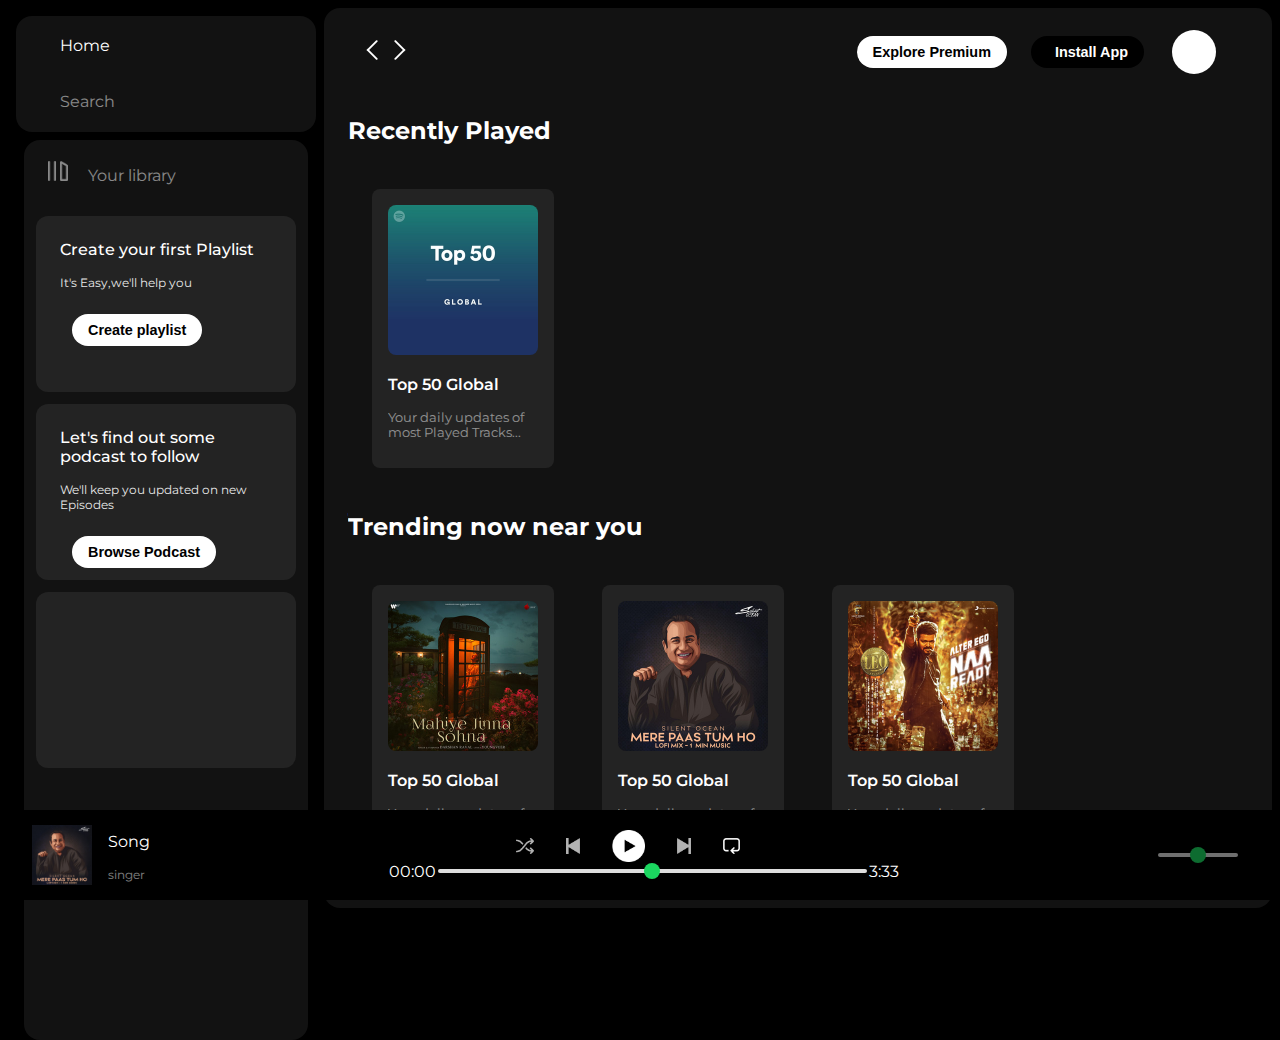
<file: index.html>
<!DOCTYPE html>
<html lang="en">
<head>
    <meta charset="UTF-8">
    <meta name="description" content="Spotify Web Player clone. Stream music and explore trending playlists. Created by Aniket Atole.">
    <meta name="viewport" content="width=device-width, initial-scale=1.0">
    <title>Spotify - Web Player: Music for everyone</title>
    <link rel="preconnect" href="https://fonts.googleapis.com">
    <link rel="preconnect" href="https://fonts.gstatic.com" crossorigin>
    <link href="https://fonts.googleapis.com/css2?family=Montserrat:ital,wght@0,100..900;1,100..900&display=swap" rel="stylesheet">
    <link rel="stylesheet" href="https://cdnjs.cloudflare.com/ajax/libs/font-awesome/6.5.0/css/all.min.css" integrity="sha512-SzlrxWUlpfuzQ+pcUCosxcgl9x4E9zvF6Y9xjE4v4+GZka05e6VJGf5bXh71TJ6xgPpV6Vp6IFVDQGZSVZ5CkA==" crossorigin="anonymous" referrerpolicy="no-referrer" />
    <link rel="stylesheet" href="1.css">
    <link rel="icon" type="image/png" href="assets/logo.png">
</head>
<body>
    <div class="container">
        <div class="sidebar">
            <nav class="nav" role="navigation">
                <div class="nav-option" style="opacity:1">
                    <i class="fa-solid fa-house" aria-label="Home icon"></i> 
                    <a href="#">Home</a> 
                </div>
                <div class="nav-option">
                    <i class="fa-solid fa-magnifying-glass" aria-label="Search icon"></i> 
                    <a href="#">Search</a>
                </div>
            </nav>
            <div class="library">
                <div class="option">
                    <div class="lib-option nav-option">
                     <img src="assets/library_icon.png" alt="Library Icon">
                     <a href="#">Your library</a>
                    </div>
                    <div class="icons">
                     <i class="fa-solid fa-plus" aria-label="Add"></i>
                     <i class="fa-solid fa-arrow-right" aria-label="Arrow right"></i>
                    </div>  
                </div>
                <div class="lib-box">
                    <div class="box">
                        <p class="box-p1">Create your first Playlist</p>
                        <p class="box-p2">It's Easy,we'll help you</p> 
                        <button class="badge">Create playlist</button>
                    </div>
                    <div class="box">
                        <p class="box-p1">Let's find out some podcast to follow</p>
                        <p class="box-p2">We'll keep you updated on new Episodes</p> 
                        <button class="badge">Browse Podcast</button>
                    </div>
                    <div class="box">
                        <p class="box-p1"></p>
                        <p class="box-p2"></p> 
                    </div>
                </div>
            </div>
        </div>
    <main class="main" role="main">
            <div class="sticky-nav">
                <div class="sticky-nav-icons">
                    <img src="assets/backward_icon.png" alt="Backward icon">
                    <img src="assets/forward_icon.png" alt="Forward icon" class="hide">
                </div>
                <div class="sticky-nav-options">
                    <button class="badge hide">Explore Premium</button>
                    <button class="badge-dark"><i class="fa-solid fa-circle-down" aria-label="Install App icon"></i>Install App</button>
                    <i class="fa-regular fa-user" aria-label="User icon"></i>
                </div> 
            </div>

            <section>
              <h2>Recently Played</h2>
              <div class="card-container">
                  <div class="card">
                      <img src="assets/card1img.jpeg" alt="Top 50 Global Cover" class="card-img">
                      <p class="card-title">Top 50 Global</p>
                      <p class="card-info">Your daily updates of most Played Tracks...</p>
                  </div>
              </div> 
            </section>

        <section>
          <h2>Trending now near you</h2>
          <div class="card-container">

                  <div class="card">
                      <img src="assets/card2img.jpeg" alt="Top 50 Global Cover" class="card-img">
                      <p class="card-title">Top 50 Global</p>
                      <p class="card-info">Your daily updates of most Played Tracks...</p>
                  </div>
                  
                    <div class="card">
                      <img src="assets/card3img.jpeg" alt="Top 50 Global Cover" class="card-img">
                      <p class="card-title">Top 50 Global</p>
                      <p class="card-info">Your daily updates of most Played Tracks...</p>
                    </div>
                  
                   <div class="card">
                      <img src="assets/card4img.jpeg" alt="Top 50 Global Cover" class="card-img">
                      <p class="card-title">Top 50 Global</p>
                      <p class="card-info">Your daily updates of most Played Tracks...</p>
                   </div> 
                  
                  <div class="card">
                      <img src="assets/card2img.jpeg" alt="Top 50 Global Cover" class="card-img">
                      <p class="card-title">Top 50 Global</p>
                      <p class="card-info">Your daily updates of most Played Tracks...</p>
                  </div>
          </div>   
        </section>

        <section>
          <h2>Featured Cards</h2>
          <div class="card-container">

                  <div class="card">
                      <img src="assets/card5img.jpeg" alt="Top 50 Global Cover" class="card-img">
                      <p class="card-title">Top 50 Global</p>
                      <p class="card-info">Your daily updates of most Played Tracks...</p>
                  </div>

                   <div class="card">
                      <img src="assets/card6img.jpeg" alt="Top 50 Indian Cover" class="card-img">
                      <p class="card-title">Top 50 Indian</p>
                      <p class="card-info">Your daily updates of most Played Tracks...</p>
                  </div>

                  <div class="card">
                      <img src="assets/card1img.jpeg" alt="Top 50 Indian Cover" class="card-img">
                      <p class="card-title">Top 50 Indian</p>
                      <p class="card-info">Your daily updates of most Played Tracks...</p>
                  </div>
          </div>
        </section>
        <footer class="footer" role="contentinfo">
            <div class="line"></div>
        </footer>
    </main>
        <div class="music-player">
            <div class="album">
                <img src="assets/card3img.jpeg" alt="Album cover">
                <div class="song-info">
                    <p class="song-name">Song</p>
                    <p class="singer-name">singer</p>
                </div>
                <div class="album-icons">
                    <i class="fa-regular fa-heart" aria-label="Like"></i>
                    <i class="fa-solid fa-display" aria-label="Display"></i>
                </div>
            </div>
            <div class="player">
                <div class="player-controls">
                    <img src="assets/player_icon1.png" alt="Previous" class="player-icon-control">
                    <img src="assets/player_icon2.png" alt="Play/Pause" class="player-icon-control">
                    <img src="assets/player_icon3.png" alt="Stop" class="player-icon-control" style="opacity: 1; height: 2rem;">
                    <img src="assets/player_icon4.png" alt="Next" class="player-icon-control">
                    <img src="assets/player_icon5.png" alt="Shuffle" class="player-icon-control" style="opacity: 1;" >
                </div>
                <div class="playback-bar">
                    <span class="curr-time">00:00</span>
                    <input type="range" min="0" max="100" class="progress-bar" step="1" aria-label="Playback progress bar">
                    <span class="tot-time">3:33</span>
                </div>
            </div>
             <div class="controls">
              <div class="controls-icons">
               <i class="fa-solid fa-tv" title="Now Playing View" aria-label="Now Playing View"></i>
               <i class="fa-solid fa-microphone" title="Lyrics / Singing" aria-label="Lyrics or Singing"></i>
               <i class="fa-solid fa-list-ul" title="Queue" aria-label="Queue"></i>
               <i class="fa-solid fa-headphones" title="Headphones" aria-label="Headphones"></i>
               <div class="volume-control" title="Volume" aria-label="Volume control">
                <i class="fa-solid fa-volume-up" aria-label="Volume up"></i>
                <input type="range" min="0" max="100" value="50" class="volume-slider" step="1" aria-label="Volume slider">
              </div>
              <i class="fa-solid fa-expand" title="Fullscreen" aria-label="Fullscreen"></i>
              <i class="fa-solid fa-window-restore" title="Miniplayer" aria-label="Miniplayer"></i>
            </div>
           </div>
         </div>
</body>
</html>
</file>
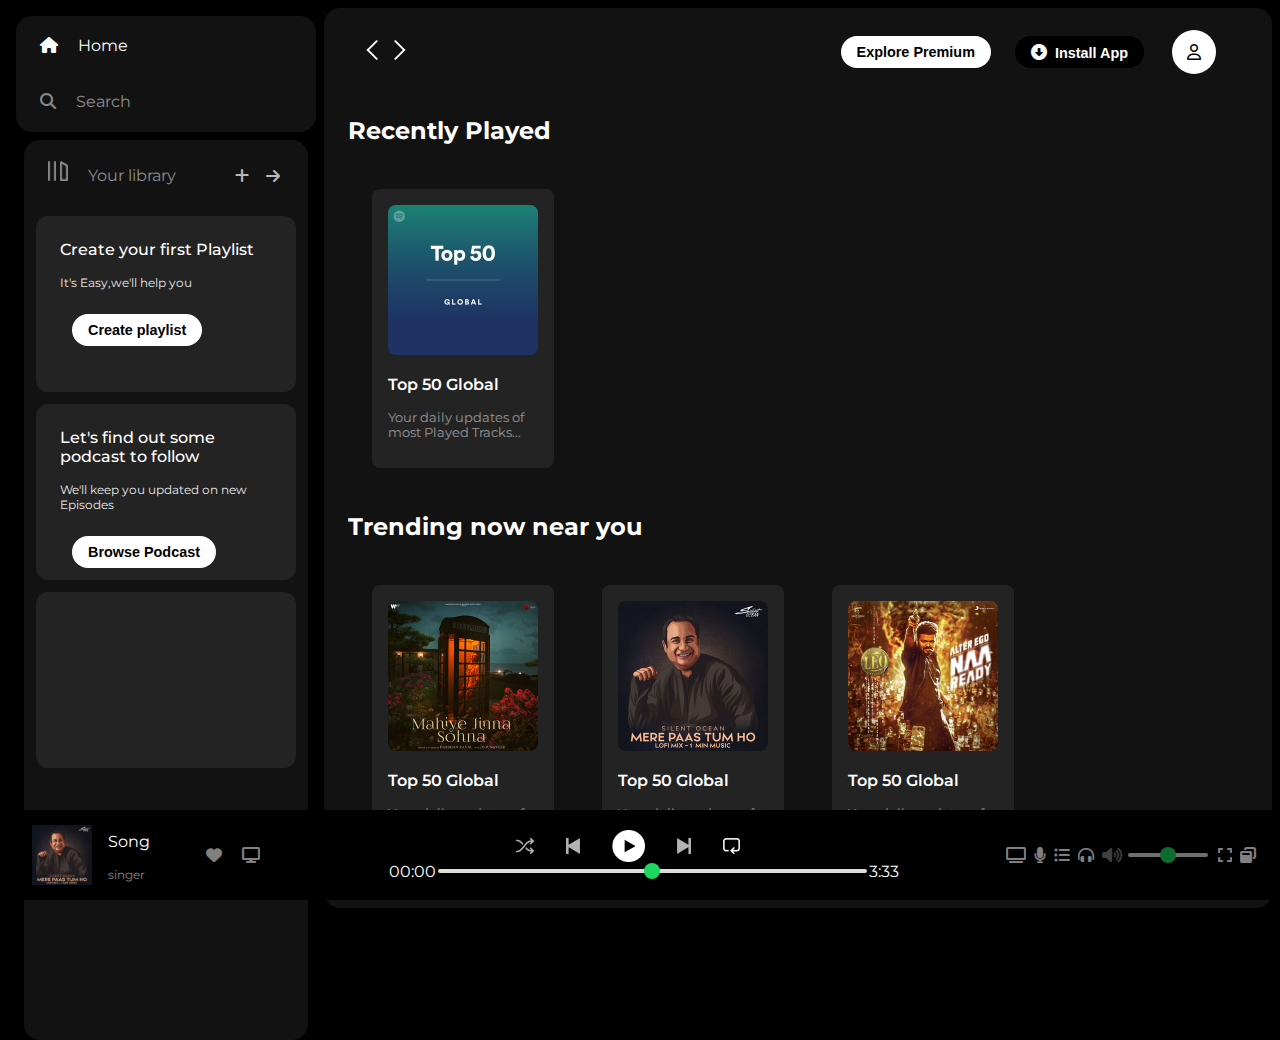
<file: 1.html>
<!DOCTYPE html>
<html lang="en">
<head>
    <meta charset="UTF-8">
    <meta name="description" content="Spotify Web Player clone. Stream music and explore trending playlists. Created by Aniket Atole.">
    <meta name="viewport" content="width=device-width, initial-scale=1.0">
    <title>Spotify - Web Player: Music for everyone</title>
    <link rel="preconnect" href="https://fonts.googleapis.com">
    <link rel="preconnect" href="https://fonts.gstatic.com" crossorigin>
    <link href="https://fonts.googleapis.com/css2?family=Montserrat:ital,wght@0,100..900;1,100..900&display=swap" rel="stylesheet">
    <link rel="stylesheet" href="https://cdnjs.cloudflare.com/ajax/libs/font-awesome/6.7.2/css/all.min.css" integrity="sha512-Evv84Mr4kqVGRNSgIGL/F/aIDqQb7xQ2vcrdIwxfjThSH8CSR7PBEakCr51Ck+w+/U6swU2Im1vVX0SVk9ABhg==" crossorigin="anonymous" referrerpolicy="no-referrer" />
    <link rel="stylesheet" href="1.css">
    <link rel="icon" type="image/png" href="assets/logo.png">
</head>
<body>
    <div class="container">
        <div class="sidebar">
            <nav class="nav" role="navigation">
                <div class="nav-option" style="opacity:1">
                    <i class="fa-solid fa-house" aria-label="Home icon"></i> 
                    <a href="#">Home</a> 
                </div>
                <div class="nav-option">
                    <i class="fa-solid fa-magnifying-glass" aria-label="Search icon"></i> 
                    <a href="#">Search</a>
                </div>
            </nav>
            <div class="library">
                <div class="option">
                    <div class="lib-option nav-option">
                     <img src="assets/library_icon.png" alt="Library Icon">
                     <a href="#">Your library</a>
                    </div>
                    <div class="icons">
                     <i class="fa-solid fa-plus" aria-label="Add"></i>
                     <i class="fa-solid fa-arrow-right" aria-label="Arrow right"></i>
                    </div>  
                </div>
                <div class="lib-box">
                    <div class="box">
                        <p class="box-p1">Create your first Playlist</p>
                        <p class="box-p2">It's Easy,we'll help you</p> 
                        <button class="badge">Create playlist</button>
                    </div>
                    <div class="box">
                        <p class="box-p1">Let's find out some podcast to follow</p>
                        <p class="box-p2">We'll keep you updated on new Episodes</p> 
                        <button class="badge">Browse Podcast</button>
                    </div>
                    <div class="box">
                        <p class="box-p1"></p>
                        <p class="box-p2"></p> 
                    </div>
                </div>
            </div>
        </div>
    <main class="main" role="main">
            <div class="sticky-nav">
                <div class="sticky-nav-icons">
                    <img src="assets/backward_icon.png" alt="Backward icon">
                    <img src="assets/forward_icon.png" alt="Forward icon" class="hide">
                </div>
                <div class="sticky-nav-options">
                    <button class="badge hide">Explore Premium</button>
                    <button class="badge-dark"><i class="fa-solid fa-circle-down" aria-label="Install App icon"></i>Install App</button>
                    <i class="fa-regular fa-user" aria-label="User icon"></i>
                </div> 
            </div>

            <section>
              <h2>Recently Played</h2>
              <div class="card-container">
                  <div class="card">
                      <img src="assets/card1img.jpeg" alt="Top 50 Global Cover" class="card-img">
                      <p class="card-title">Top 50 Global</p>
                      <p class="card-info">Your daily updates of most Played Tracks...</p>
                  </div>
              </div> 
            </section>

        <section>
          <h2>Trending now near you</h2>
          <div class="card-container">

                  <div class="card">
                      <img src="assets/card2img.jpeg" alt="Top 50 Global Cover" class="card-img">
                      <p class="card-title">Top 50 Global</p>
                      <p class="card-info">Your daily updates of most Played Tracks...</p>
                  </div>
                  
                    <div class="card">
                      <img src="assets/card3img.jpeg" alt="Top 50 Global Cover" class="card-img">
                      <p class="card-title">Top 50 Global</p>
                      <p class="card-info">Your daily updates of most Played Tracks...</p>
                    </div>
                  
                   <div class="card">
                      <img src="assets/card4img.jpeg" alt="Top 50 Global Cover" class="card-img">
                      <p class="card-title">Top 50 Global</p>
                      <p class="card-info">Your daily updates of most Played Tracks...</p>
                   </div> 
                  
                  <div class="card">
                      <img src="assets/card2img.jpeg" alt="Top 50 Global Cover" class="card-img">
                      <p class="card-title">Top 50 Global</p>
                      <p class="card-info">Your daily updates of most Played Tracks...</p>
                  </div>
          </div>   
        </section>

        <section>
          <h2>Featured Cards</h2>
          <div class="card-container">

                  <div class="card">
                      <img src="assets/card5img.jpeg" alt="Top 50 Global Cover" class="card-img">
                      <p class="card-title">Top 50 Global</p>
                      <p class="card-info">Your daily updates of most Played Tracks...</p>
                  </div>

                   <div class="card">
                      <img src="assets/card6img.jpeg" alt="Top 50 Indian Cover" class="card-img">
                      <p class="card-title">Top 50 Indian</p>
                      <p class="card-info">Your daily updates of most Played Tracks...</p>
                  </div>

                  <div class="card">
                      <img src="assets/card1img.jpeg" alt="Top 50 Indian Cover" class="card-img">
                      <p class="card-title">Top 50 Indian</p>
                      <p class="card-info">Your daily updates of most Played Tracks...</p>
                  </div>
          </div>
        </section>
        <footer class="footer" role="contentinfo">
            <div class="line"></div>
        </footer>
    </main>
        <div class="music-player">
            <div class="album">
                <img src="assets/card3img.jpeg" alt="Album cover">
                <div class="song-info">
                    <p class="song-name">Song</p>
                    <p class="singer-name">singer</p>
                </div>
                <div class="album-icons">
                    <i class="fa-regular fa-heart" aria-label="Like"></i>
                    <i class="fa-solid fa-display" aria-label="Display"></i>
                </div>
            </div>
            <div class="player">
                <div class="player-controls">
                    <img src="assets/player_icon1.png" alt="Previous" class="player-icon-control">
                    <img src="assets/player_icon2.png" alt="Play/Pause" class="player-icon-control">
                    <img src="assets/player_icon3.png" alt="Stop" class="player-icon-control" style="opacity: 1; height: 2rem;">
                    <img src="assets/player_icon4.png" alt="Next" class="player-icon-control">
                    <img src="assets/player_icon5.png" alt="Shuffle" class="player-icon-control" style="opacity: 1;" >
                </div>
                <div class="playback-bar">
                    <span class="curr-time">00:00</span>
                    <input type="range" min="0" max="100" class="progress-bar" step="1" aria-label="Playback progress bar">
                    <span class="tot-time">3:33</span>
                </div>
            </div>
            <div class="controls">
                <div class="controls-icons">
                    <i class="fas fa-tv" title="Now Playing View" aria-label="Now Playing View"></i>
                    <i class="fas fa-microphone" title="Lyrics / Singing" aria-label="Lyrics or Singing"></i>
                    <i class="fas fa-list-ul" title="Queue" aria-label="Queue"></i>
                    <i class="fas fa-headphones-alt" title="Headphones" aria-label="Headphones"></i>
                    <div class="volume-control" title="Volume" aria-label="Volume control">
                        <i class="fas fa-volume-up" aria-label="Volume up"></i>
                        <input type="range" min="0" max="100" value="50" class="volume-slider" step="1" aria-label="Volume slider">
                    </div>
                    <i class="fas fa-expand" title="Fullscreen" aria-label="Fullscreen"></i>
                    <i class="fas fa-window-restore" title="Miniplayer" aria-label="Miniplayer"></i>
                </div>
            </div>
        </div>
</body>
</html>
</file>
<file: 1.css>
body{
    margin: 0;
    background-color: black;
    color: white;
    font-family: "Montserrat", sans-serif;
    font-optical-sizing: auto;
    font-weight: weight;
    font-style: normal;
    overflow: hidden;
}



.container{
    display: flex;
    height: 100vh;
    padding: 0.5rem;
    
}

.sidebar{
    background-color: black; 
    width: 300px;
    border-radius: 1rem; /*16px*/
    margin: 0.5rem;
}

.main{
    background-color: #121212 ;
    flex: 1;
    overflow: auto;
    border-radius: 1rem; /*16px*/
    padding: 0 1.5rem 9rem 1.5rem;
}

.nav{
    display: flex;
    flex-direction: column;
    justify-content: center;
    background-color: #121212;
    border-radius: 1rem;
    height: 100px;
    padding: 0.5rem 0.75rem;
}

a{
    text-decoration: none;
    color: #fff;
}

.nav-option{
    line-height: 2.5rem;
    opacity: 0.5;
    padding: 0.5rem 0.75rem;
    transition: all 0.3s ease;
}

.nav-option:hover{
    line-height: 2.5rem;
    opacity: 1;
    transform: scale(1.05);
}

.nav-option i {
 font-size: 1.25rem;
}

.nav-option a {
    font-size: 1rem;
    margin-left: 1rem;
}

.library{
    background-color: #121212;
    border-radius: 1rem ;
    height: 100%;
    margin: 0.5rem;
    padding:0.5rem 0.75rem;
}
.option{
    display: flex;
    justify-content: space-between;
    align-items: center;
}

.lib-option img {
    height: 1.25rem;
    width: 1.25rem;
}

.icons{
   font-size:1.25rem;
   display: flex;
}

.icons i{
    opacity: 0.7;
    margin-right: 1rem;
}

.icons i:hover{
    opacity: 1;
}

.box{
    background-color: #232323;
    height: 10rem;
    border-radius: 0.75rem;
    margin: 0.75rem 0 0.75rem 0;
    padding:  0.5rem 1.5rem;
}

.box-p1{
    font-size: 1rem;
    font-weight: 500;
}

.box-p2{
    font-size: 0.75rem;
    opacity: 0.9;
}

.badge{
    background-color: #fff;
    border: none;
    border-radius:100px ;
    padding: 0.25rem 1rem;
    font-weight: 700;
    height: 2rem;
    margin: 0.75rem;
    width: fit-content;
    font-size: 0.90rem;
    transition: all 0.3s ease;
}

.badge-dark{
    background-color: #000;
    color: #fff;
    border: none;
    border-radius:100px ;
    padding: 0.25rem 1rem;
    font-weight: 700;
    height: 2rem;
    margin: 0.75rem;
    width: fit-content;
    font-size: 0.90rem;
}

.badge:hover,
.controls-icons i:hover {
    transform: scale(1.05);
}

.sticky-nav{
    position: sticky;
    top: 0;
    background-color: #121212; 
    display: flex;
    justify-content: space-between;
    align-items: center;
    padding: 1rem 0 1rem 0;
    z-index: 10;
}

.sticky-nav-icons {
    margin-left: 0.75rem;
}

.sticky-nav-options{
    display: flex;
    justify-content: center ;
    align-items: center;
    padding-right: 1rem;
}

.sticky-nav-options i.fa-user {
    background-color: white;
    color: black;
    border-radius: 50%;
    padding: 8px;
    margin-left: 1rem;
    margin-right: 1rem;
    height: 28px;
    width: 28px;
    display: flex;
    align-items: center;
    justify-content: center;
    cursor: pointer;
}

.sticky-nav-options .fa-circle-down {
    margin-right: 8px;
    font-size: 1rem; 
}

@media (max-width: 1000px){
    .hide{
        display: none;
    }
}

@media (max-width: 768px) {
    .sidebar {
        display: none;
    }

    .player {
        width: 100%;
    }
}

.card{
    background-color: #232323;
    width: 150px;
    border-radius: 0.5rem;
    padding: 1rem;
    margin: 1.5rem;
}

.card-container{
    display: flex;
    flex-wrap: wrap;
    margin-top: 1rem;
}

.card-img{
    width: 100%;
    border-radius: 0.5rem;
}

.card-title{
    font-weight: 600;
}

.card-info{
    font-size: 0.79rem;
    opacity: 0.5;
}

.footer{
    padding: 2rem 0;
    display: flex;
    justify-content: center;
    align-items: center;
}

.line{
    width: 90%;
    height: 30%;
    border: 1px solid white;
    opacity: 0.4;
}

.album{
    width: 25%;
}

.controls{
    width: 25%;
    display: flex;
}

.player{
    width: 50%;
}

.player-icon-control{
    height: 1rem;
    margin-right: 2rem;
    opacity: 0.7;
    transition: all 0.3s ease;
}

.player-icon-control:hover{
    opacity: 1;
    background-color: rgba(255, 255, 255, 0.1);
    border-radius: 50%;
    padding: 0.3rem;
    transform: scale(1.05);
}

.music-player{
    background-color: black ;
    bottom: 0px;
    position: fixed;
    width: 100%;
    height: 90px;
    display: flex;
    justify-content: space-between;
    align-items: center;
    padding: 0;
}

.player-controls{
   display: flex;
   justify-content: center;
   align-items: center;
}

.playback-bar{
   display: flex;
   justify-content: center;
   align-items: center;
}

.progress-bar{
    width: 70%;
    appearance: none;
    background-color: transparent;
    cursor: pointer ;
}

.progress-bar::-webkit-slider-runnable-track{
    background-color: #ddd;
    height: 0.2rem;
    border-radius: 100px;
}

.progress-bar::-webkit-slider-thumb{
    appearance: none;
    background-color: #1bd760;
    height: 16px;
    width: 16px;
    border-radius: 50%;
    margin-top: -6px;
}

.album img{
    height:60px
}

.album{
    display: flex;
    margin-left: 1.5rem;
    align-items: center;
}

.singer-name{
    font-size: 0.75rem;
    margin-left: 1rem;
    opacity: 0.5;
    white-space: nowrap;
    overflow: hidden;
    text-overflow: ellipsis;
}

.song-name{
    font-size: 1rem;
    margin-left: 1rem;
    margin-top: 1rem;
    white-space: nowrap;
    overflow: hidden;
    text-overflow: ellipsis;
}

.album-icons{
    margin-left: 3.5rem;
    opacity: 0.5;
}

.fa-display{
    margin-left: 1rem;
}

.fa-heart{
    font-size: 1.2rem;
}

.controls-icons {
    display: flex;
    align-items: center;
    gap: 0.5rem;
    transition: all 0.3s ease;
}

.controls-icons i,
.controls-icons .volume-control {
    opacity: 0.5;
    transition: all 0.3s ease;
}

.controls-icons i:hover,
.controls-icons .volume-control:hover {
    opacity: 1;
    transform: scale(1.05);
}

.volume-control {
    display: flex;
    align-items: center;
    gap: 0.25rem;
}

/* Spotify-style volume slider */
.volume-slider {
    width: 80px;
    -webkit-appearance: none;
    appearance: none;
    background: transparent;
    cursor: pointer;
    height: 4px;
    border-radius: 2px;
    transition: all 0.3s ease;
}

.volume-slider::-webkit-slider-runnable-track {
    background-color: #ddd;
    height: 4px;
    border-radius: 2px;
}

.volume-slider::-webkit-slider-thumb {
    -webkit-appearance: none;
    appearance: none;
    background-color: #1bd760;
    height: 12px;
    width: 12px;
    border-radius: 50%;
    margin-top: -4px;
    position: relative;
}

.volume-slider::-moz-range-thumb {
    background-color: #1bd760;
    height: 12px;
    width: 12px;
    border: none;
    border-radius: 50%;
}

.volume-slider::-moz-range-track {
    background-color: #ddd;
    height: 4px;
    border-radius: 2px;
}

.volume-slider::-webkit-slider-thumb{
    appearance: none;
    color: #1bd760;
    height: 16px;
    width: 16px;
    border-radius: 50%;
    margin-top: -6px;
}

.playing-bars {
    display: inline-flex;
    gap: 2px;
}

.playing-bars span {
    width: 2px;
    height: 8px;
    background: #1bd760;
    animation: bounce 0.5s infinite ease-in-out alternate;
}

@keyframes bounce {
    from { transform: scaleY(0.5); }
    to { transform: scaleY(1.5); }
}

.controls {
    width: 25%;
    display: flex;
    justify-content: flex-end;
    padding-right: 2rem;
}

/* Fix Font Awesome icons not appearing */
.controls-icons i,
.album-icons i,
.nav-option i,
.icons i {
  font-family: "Font Awesome 6 Free";
  font-weight: 900;
  font-style: normal;
  color: white;
  font-size: 1rem;
  display: inline-block;
}

@media (max-width: 600px) {
  .container {
    flex-direction: column;
    padding: 0;
  }

  .main {
    padding: 1rem;
  }

  .card-container {
    justify-content: center;
    margin: 0;
  }

  .card {
    width: 90%;
    margin: 0.75rem auto;
  }

  .music-player {
    flex-direction: column;
    height: auto;
    padding: 1rem 0.5rem;
  }

  .album, .player, .controls {
    width: 100%;
    justify-content: center;
    margin: 0.5rem 0;
  }

  .controls-icons {
    flex-wrap: wrap;
    justify-content: center;
    gap: 0.75rem;
  }

  .sticky-nav-options .fa-user {
    margin: 0;
  }

  .sticky-nav {
    flex-direction: column;
    gap: 1rem;
    padding: 1rem;
  }
}
</file>
